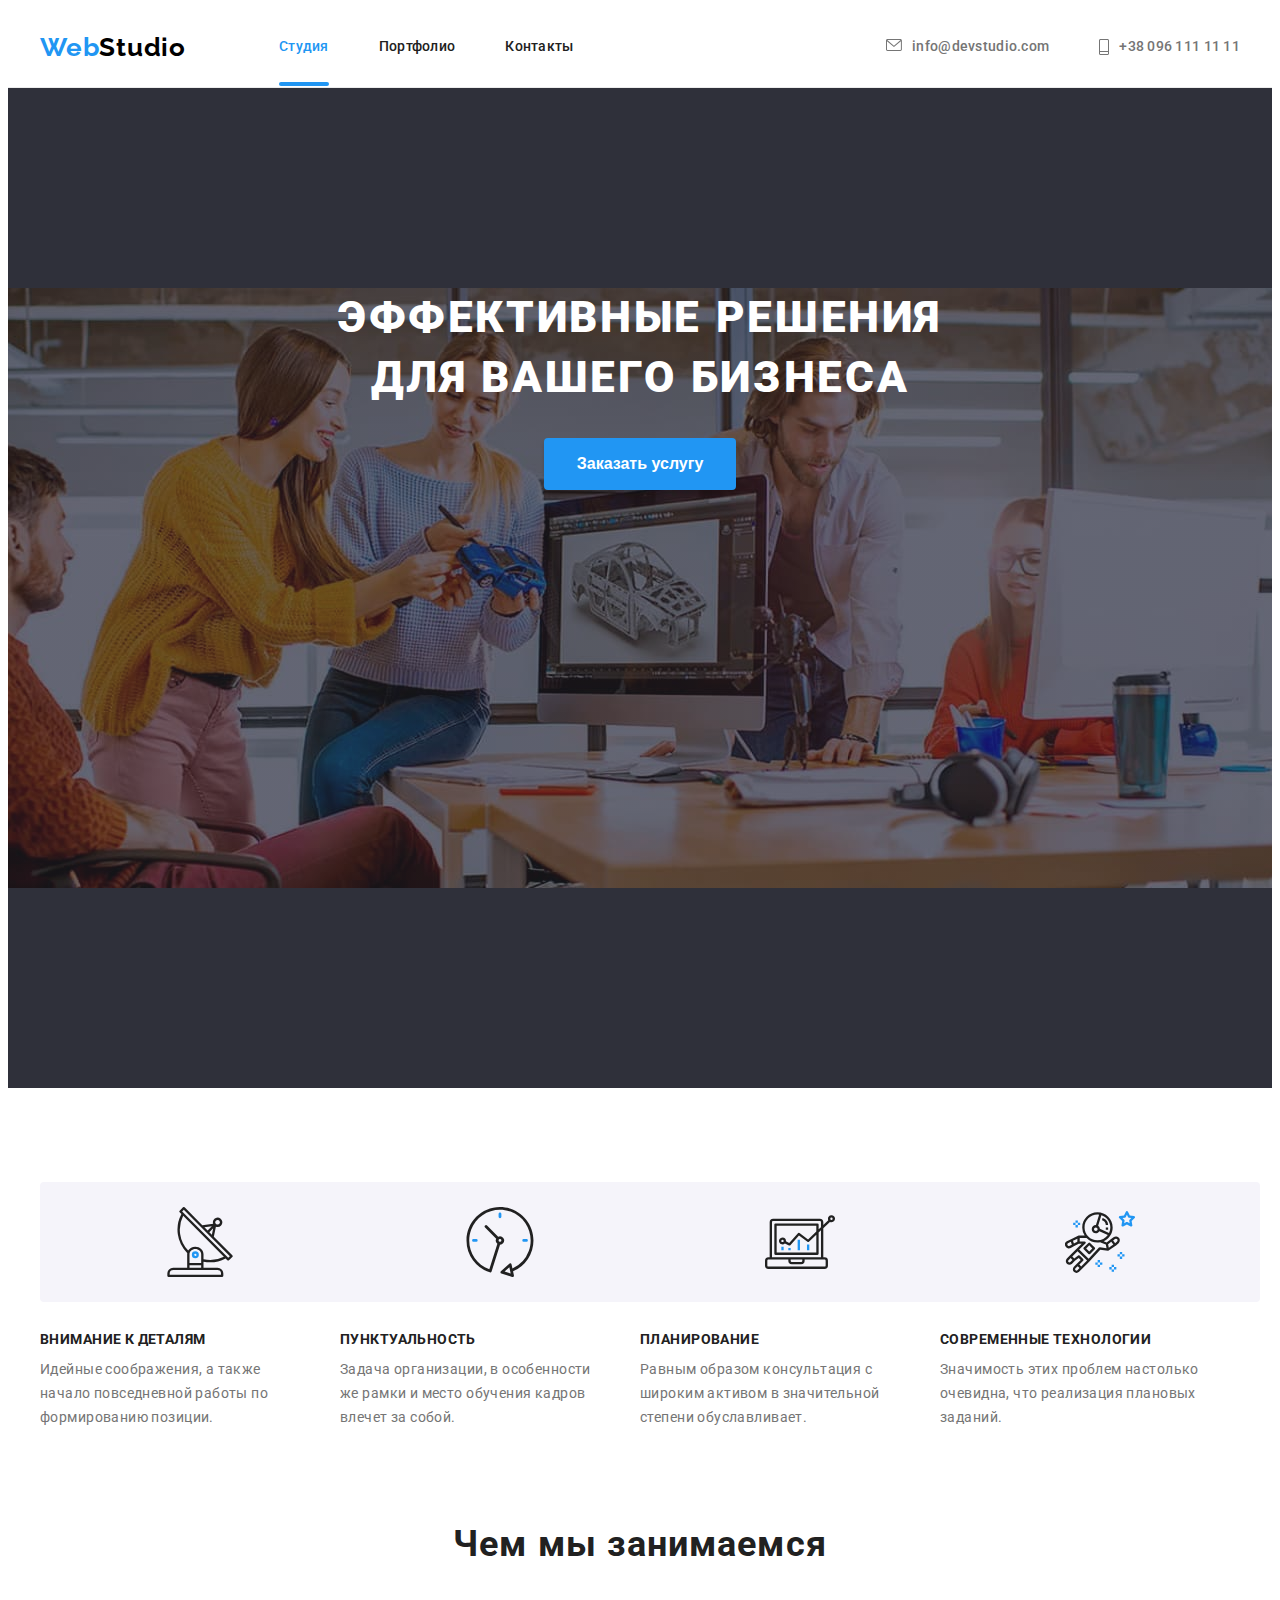
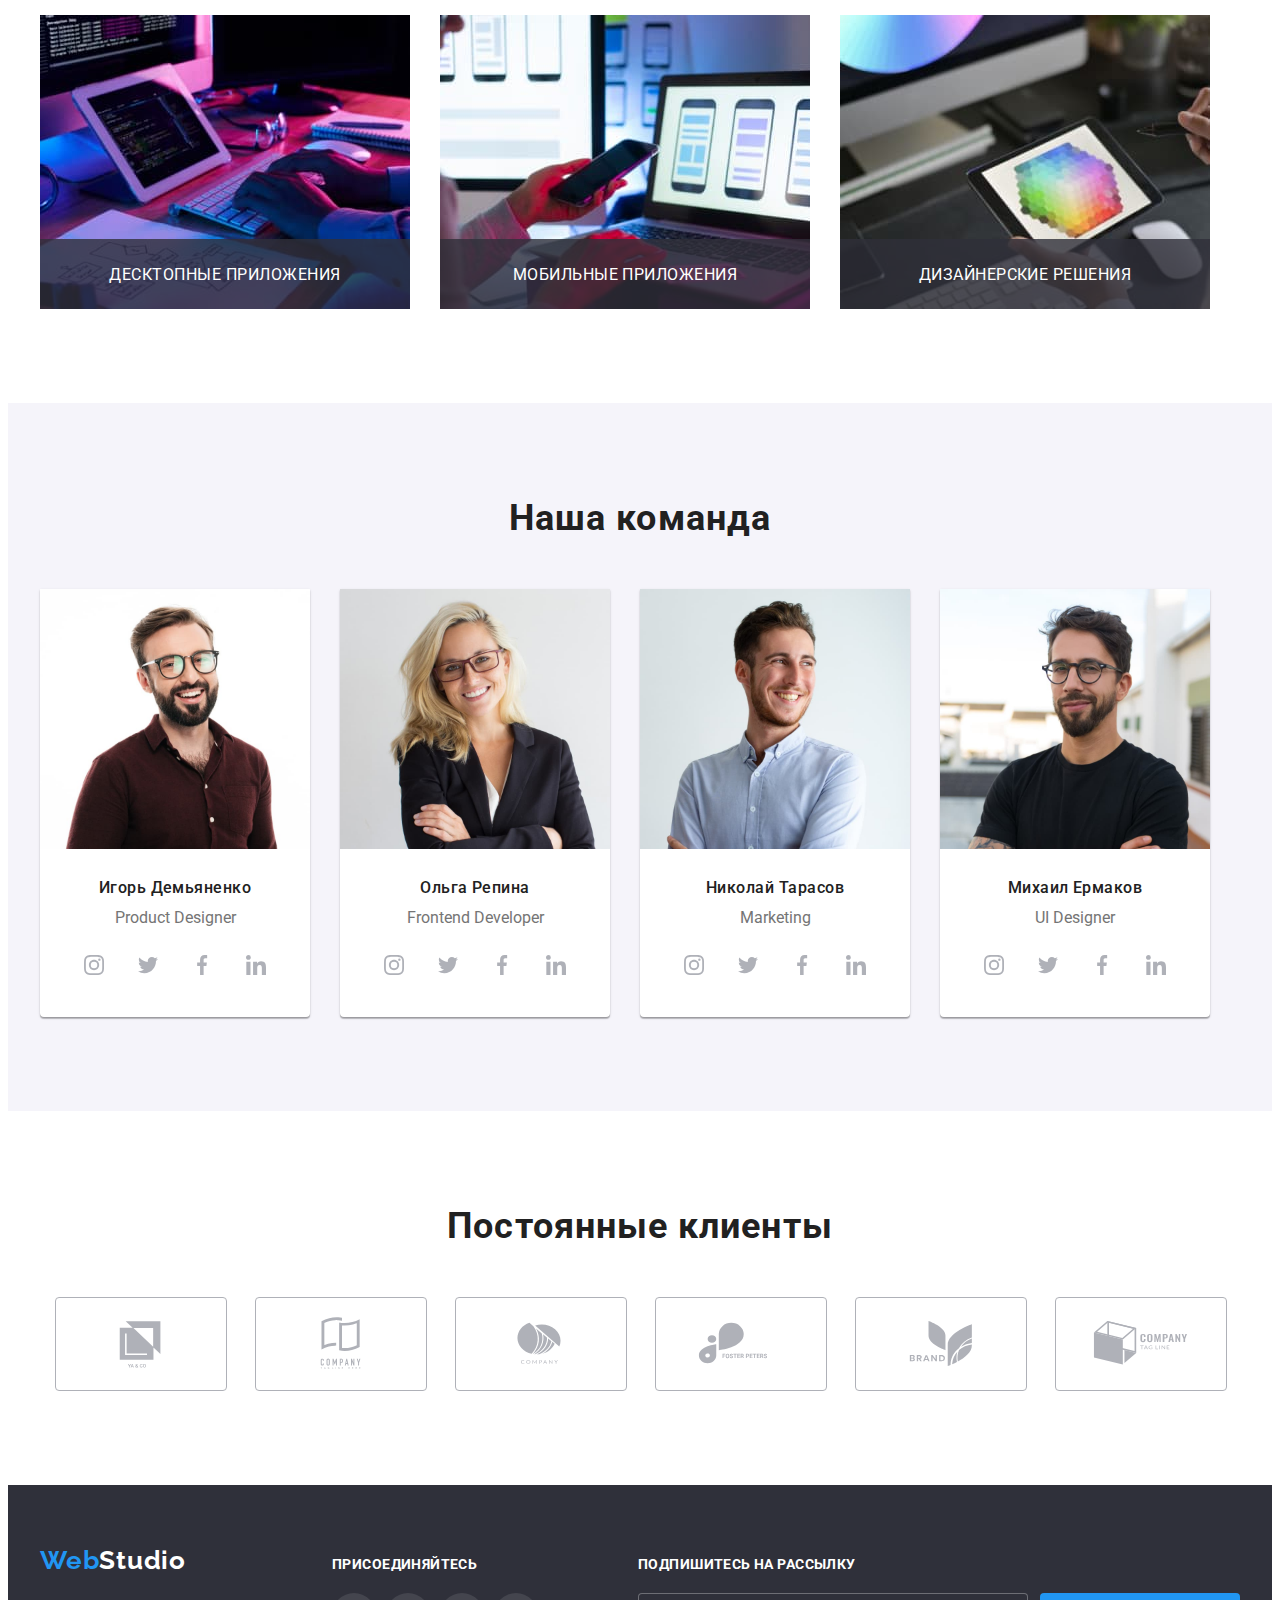
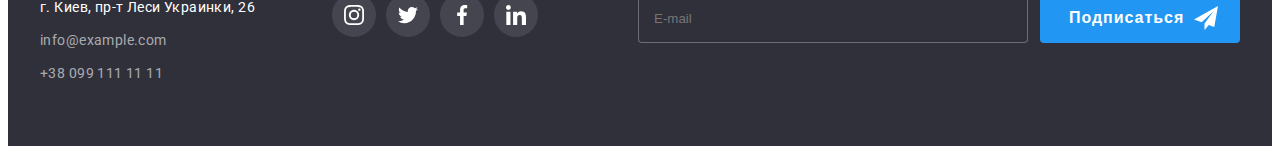
<file: index.html>
<!DOCTYPE html>
<html lang="ru">
  <head>
    <meta charset="UTF-8" />
    <meta http-equiv="X-UA-Compatible" content="IE=edge" />
    <meta name="viewport" content="width=device-width, initial-scale=1.0" />
    <title>WebStudio</title>
    <link rel="preconnect" href="https://fonts.googleapis.com" />
    <link rel="preconnect" href="https://fonts.gstatic.com" crossorigin />
    <link
      href="https://fonts.googleapis.com/css2?family=Raleway:wght@700&family=Roboto:wght@400;500;700;900&display=swap"
      rel="stylesheet"
    />
    <link
      rel="stylesheet"
      href="https://cdnjs.cloudflare.com/ajax/libs/modern-normalize/1.1.0/modern-normalize.min.css"
      integrity="sha512-wpPYUAdjBVSE4KJnH1VR1HeZfpl1ub8YT/NKx4PuQ5NmX2tKuGu6U/JRp5y+Y8XG2tV+wKQpNHVUX03MfMFn9Q=="
      crossorigin="anonymous"
      referrerpolicy="no-referrer"
    />

    <link rel="stylesheet" href="./css/main.min.css" />
  </head>
  <body>
    <header class="header">
      <div class="container header__container">
        <a class="logo link" href="./index.html">Web<span class="logo--dark">Studio</span> </a>
        <nav class="mobile-menu-only">
          <button type="button" class="mobile-menu-btn" data-menu-open>
            <svg class="mobile-menu-btn-icon" width="24" height="16">
              <use href="./images/icons.svg#menu"></use>
            </svg>
          </button>

          <div class="mobile-menu" data-menu>
            <div class="container mobile-menu-container">
              <button type="button" class="mobile-menu__close-btn" data-menu-close>
                <svg class="mobile-menu__close-icon" width="18" height="18">
                  <use href="./images/icons.svg#modal"></use>
                </svg>
              </button>

              <ul class="list mobile-menu__list">
                <li class="mobile-menu__item">
                  <a class="mobile-menu__link current link" href="./index.html">Студия</a>
                </li>
                <li class="mobile-menu__item">
                  <a href="./portfolio.html" class="link mobile-menu__link">Портфолио</a>
                </li>
                <li class="mobile-menu__item">
                  <a href="#" class="link mobile-menu__link">Контакты</a>
                </li>
              </ul>

              <ul class="list mobile-menu__contact-list">
                <li class="link mobile-menu__contact-item">
                  <a class="mobile-menu__tel-link" href="tel:+380961111111">+38 096 111 11 11</a>
                </li>
                <li class="link mobile-menu__contact-item">
                  <a class="mobile-menu__mail-link" href="mailto:info@devstudio.com"
                    >info@devstudio.com</a
                  >
                </li>
              </ul>

              <ul class="list mobile-menu__social-list">
                <li class="mobile-menu__social-item">
                  <a href="https://www.instagram.com/" class="link mobile-menu__social-link"
                    >Instagram</a
                  >
                </li>
                <li class="mobile-menu__social-item">
                  <a href="https://twitter.com/" class="link mobile-menu__social-link">Twitter</a>
                </li>
                <li class="mobile-menu__social-item">
                  <a href="https://www.facebook.com/" class="link mobile-menu__social-link"
                    >Facebook</a
                  >
                </li>
                <li class="mobile-menu__social-item">
                  <a href="https://www.linkedin.com/" class="link mobile-menu__social-link"
                    >LinkedIn</a
                  >
                </li>
              </ul>
            </div>
          </div>
        </nav>
        <nav class="navigation">
          <ul class="navigation__menu list">
            <li class="navigation__item">
              <a class="navigation__link current link" href="./index.html">Студия</a>
            </li>
            <li class="navigation__item">
              <a class="navigation__link link" href="./portfolio.html">Портфолио</a>
            </li>
            <li class="navigation__item">
              <a class="navigation__link link" href="#">Контакты</a>
            </li>
          </ul>
        </nav>

        <ul class="contact list">
          <li class="contact__item">
            <a class="contact__link link" href="mailto:info@devstudio.com">
              <svg class="contact__icon" width="16" height="12">
                <use href="./images/icons.svg#envelope"></use>
              </svg>
              info@devstudio.com
            </a>
          </li>
          <li class="contact__item">
            <a class="contact__link link" href="tel:0961111111">
              <svg class="contact__icon" width="10" height="16">
                <use href="./images/icons.svg#vector"></use>
              </svg>
              +38 096 111 11 11</a
            >
          </li>
        </ul>
      </div>
    </header>
    <main>
      <!-- HERO -->
      <section class="section hero">
        <div class="container hero__container">
          <h1 class="hero__title">Эффективные решения <br />для вашего бизнеса</h1>
          <button class="hero__btn" data-modal-open type="button">Заказать услугу</button>
        </div>
      </section>

      <!-- FEATURES -->
      <section class="section features">
        <div class="container features__container">
          <ul class="features__menu list">
            <li class="features__item">
              <div class="">
                <div class="features__icons">
                  <svg width="70" height="70">
                    <use href="./images/icons.svg#antenna"></use>
                  </svg>
                </div>
                <h3 class="features__idea">Внимание к деталям</h3>
                <p class="features__meaning">
                  Идейные соображения, а также начало повседневной работы по формированию позиции.
                </p>
              </div>
            </li>

            <li class="features__item">
              <div class="features__icons">
                <svg width="70" height="70">
                  <use href="./images/icons.svg#clock"></use>
                </svg>
              </div>
              <h3 class="features__idea">Пунктуальность</h3>
              <p class="features__meaning">
                Задача организации, в особенности же рамки и место обучения кадров влечет за собой.
              </p>
            </li>
            <li class="features__item">
              <div class="features__icons">
                <svg width="70" height="70">
                  <use href="./images/icons.svg#diagram"></use>
                </svg>
              </div>
              <h3 class="features__idea">Планирование</h3>
              <p class="features__meaning">
                Равным образом консультация с широким активом в значительной степени обуславливает.
              </p>
            </li>
            <li class="features__item">
              <div class="features__icons">
                <svg width="70" height="70">
                  <use href="./images/icons.svg#astronaut"></use>
                </svg>
              </div>
              <h3 class="features__idea">Современные технологии</h3>
              <p class="features__meaning">
                Значимость этих проблем настолько очевидна, что реализация плановых заданий.
              </p>
            </li>
          </ul>
        </div>
      </section>
      <!-- MISSION -->
      <section class="section mission">
        <div class="container mission__container">
          <h2 class="mission__our-mission">Чем мы занимаемся</h2>
          <ul class="mission__mission-list list">
            <li class="mission__mission-item">
              <picture>
                <source
                  srcset="./images/comp.jpg 1x, ./images/comp@2x.jpg 2x"
                  media="(min-width: 1200px)"
                />
                <img
                  src="./images/comp.jpg"
                  alt="поддержка работы сайта на компьютере"
                  width="370"
                  height="294"
                />
              </picture>
              <div class="mission__mission-text">Десктопные приложения</div>
            </li>
            <li class="mission__mission-item">
              <picture>
                <source
                  srcset="./images/phone.jpg 1x, ./images/phone@2x.jpg 2x"
                  media="(min-width: 1200px)"
                />
                <img
                  src="./images/phone.jpg"
                  alt="поддержка работы сайта на телефоне"
                  width="370"
                  height="294"
                />
              </picture>
              <div class="mission__mission-text">Мобильные приложения</div>
            </li>
            <li class="mission__mission-item">
              <picture>
                <source
                  srcset="./images/tab.jpg 1x, ./images/tab@2x.jpg 2x"
                  media="(min-width: 1200px)"
                />
                <img
                  src="./images/tab.jpg"
                  alt="поддержка работы сайта на планшете"
                  width="370"
                  height="294"
                />
              </picture>
              <div class="mission__mission-text">Дизайнерские решения</div>
            </li>
          </ul>
        </div>
      </section>
      <!-- PERSONAL -->
      <section class="section personal">
        <div class="container personal__container">
          <h2 class="personal__our-team">Наша команда</h2>
          <ul class="personal__team-list list">
            <li class="personal__team-item">
              <picture>
                <source
                  srcset="./images/employees/igor-1_d.jpg 1x, ./images/employees/igor-1_d@2x.jpg 2x"
                  media="(min-width: 1200px)"
                />
                <source
                  srcset="./images/employees/igor-1_t.jpg 1x, ./images/employees/igor-1_t@2x.jpg 2x"
                  media="(min-width: 768px)"
                />
                <source
                  srcset="./images/employees/igor-1_m.jpg 1x, ./images/employees/igor-1_m@2x.jpg 2x"
                  media="(max-width: 767px)"
                />
                <img
                  class="human"
                  src="./images/employees/igor-1_d.jpg"
                  alt="Игорь Демьяненко"
                  width="270"
                  height="260"
                  loading="lazy"
                />
              </picture>
              <div class="personal__person">
                <h3 class="personal__name">Игорь Демьяненко</h3>
                <p class="personal__work" lang="en">Product Designer</p>
                <ul class="social list">
                  <li class="social__item">
                    <a
                      class="social__link link"
                      href="https://www.instagram.com/"
                      target="_blank"
                      rel="noopener noreferrer"
                      aria-label="instagram"
                    >
                      <svg class="social__icon" width="20" height="20">
                        <use href="./images/icons.svg#instagram"></use>
                      </svg>
                    </a>
                  </li>
                  <li class="social__item">
                    <a
                      class="social__link link"
                      href="https://twitter.com/"
                      target="_blank"
                      rel="noopener noreferrer"
                      aria-label="twitter"
                    >
                      <svg class="social__icon" width="20" height="20">
                        <use href="./images/icons.svg#twitter"></use>
                      </svg>
                    </a>
                  </li>
                  <li class="social__item">
                    <a
                      class="social__link link"
                      href="https://www.facebook.com/"
                      target="_blank"
                      rel="noopener noreferrer"
                      aria-label="facebook"
                    >
                      <svg class="social__icon" width="20" height="20">
                        <use href="./images/icons.svg#facebook"></use>
                      </svg>
                    </a>
                  </li>
                  <li class="social__item">
                    <a
                      class="social__link link"
                      href="https://www.linkedin.com/"
                      target="_blank"
                      rel="noopener noreferrer"
                      aria-label="linkedin"
                    >
                      <svg class="social__icon" width="20" height="20">
                        <use href="./images/icons.svg#linkedin"></use>
                      </svg>
                    </a>
                  </li>
                </ul>
              </div>
            </li>
            <li class="personal__team-item">
              <picture>
                <source
                  srcset="./images/employees/olga-2_d.jpg 1x, ./images/employees/olga-2_d@2x.jpg 2x"
                  media="(min-width: 1200px)"
                />
                <source
                  srcset="./images/employees/olga-2_t.jpg 1x, ./images/employees/olga-2_t@2x.jpg 2x"
                  media="(min-width: 768px)"
                />
                <source
                  srcset="./images/employees/olga-2_m.jpg 1x, ./images/employees/olga-2_m@2x.jpg 2x"
                  media="(max-width: 767px)"
                />
                <img
                  class="human"
                  src="./images/employees/olga-2_d.jpg"
                  alt="Ольга Репина"
                  width="270"
                  height="260"
                  loading="lazy"
                />
              </picture>
              <div class="personal__person">
                <h3 class="personal__name">Ольга Репина</h3>
                <p class="personal__work" lang="en">Frontend Developer</p>
                <ul class="social list">
                  <li class="social__item">
                    <a
                      class="social__link link"
                      href="https://www.instagram.com/"
                      target="_blank"
                      rel="noopener noreferrer"
                      aria-label="instagram"
                    >
                      <svg class="social__icon" width="20" height="20">
                        <use href="./images/icons.svg#instagram"></use>
                      </svg>
                    </a>
                  </li>
                  <li class="social__item">
                    <a
                      class="social__link link"
                      href="https://twitter.com/"
                      target="_blank"
                      rel="noopener noreferrer"
                      aria-label="twitter"
                    >
                      <svg class="social__icon" width="20" height="20">
                        <use href="./images/icons.svg#twitter"></use>
                      </svg>
                    </a>
                  </li>
                  <li class="social__item">
                    <a
                      class="social__link link"
                      href="https://www.facebook.com/"
                      target="_blank"
                      rel="noopener noreferrer"
                      aria-label="facebook"
                    >
                      <svg class="social__icon" width="20" height="20">
                        <use href="./images/icons.svg#facebook"></use>
                      </svg>
                    </a>
                  </li>
                  <li class="social__item">
                    <a
                      class="social__link link"
                      href="https://www.linkedin.com/"
                      target="_blank"
                      rel="noopener noreferrer"
                      aria-label="linkedin"
                    >
                      <svg class="social__icon" width="20" height="20">
                        <use href="./images/icons.svg#linkedin"></use>
                      </svg>
                    </a>
                  </li>
                </ul>
              </div>
            </li>
            <li class="personal__team-item">
              <picture>
                <source
                  srcset="
                    ./images/employees/nikolai-3_d.jpg    1x,
                    ./images/employees/nikolai-3_d@2x.jpg 2x
                  "
                  media="(min-width: 1200px)"
                />
                <source
                  srcset="
                    ./images/employees/nikolai-3_t.jpg    1x,
                    ./images/employees/nikolai-3_t@2x.jpg 2x
                  "
                  media="(min-width: 768px)"
                />
                <source
                  srcset="
                    ./images/employees/nikolai-3_m.jpg    1x,
                    ./images/employees/nikolai-3_m@2x.jpg 2x
                  "
                  media="(max-width: 767px)"
                />
                <img
                  class="human"
                  src="./images/employees/nikolai-3_d.jpg"
                  alt="Николай Тарасов"
                  width="270"
                  height="260"
                  loading="lazy"
                />
              </picture>
              <div class="personal__person">
                <h3 class="personal__name">Николай Тарасов</h3>
                <p class="personal__work" lang="en">Marketing</p>
                <ul class="social list">
                  <li class="social__item">
                    <a
                      class="social__link link"
                      href="https://www.instagram.com/"
                      target="_blank"
                      rel="noopener noreferrer"
                      aria-label="instagram"
                    >
                      <svg class="social__icon" width="20" height="20">
                        <use href="./images/icons.svg#instagram"></use>
                      </svg>
                    </a>
                  </li>
                  <li class="social__item">
                    <a
                      class="social__link link"
                      href="https://twitter.com/"
                      target="_blank"
                      rel="noopener noreferrer"
                      aria-label="twitter"
                    >
                      <svg class="social__icon" width="20" height="20">
                        <use href="./images/icons.svg#twitter"></use>
                      </svg>
                    </a>
                  </li>
                  <li class="social__item">
                    <a
                      class="social__link link"
                      href="https://www.facebook.com/"
                      target="_blank"
                      rel="noopener noreferrer"
                      aria-label="facebook"
                    >
                      <svg class="social__icon" width="20" height="20">
                        <use href="./images/icons.svg#facebook"></use>
                      </svg>
                    </a>
                  </li>
                  <li class="social__item">
                    <a
                      class="social__link link"
                      href="https://www.linkedin.com/"
                      target="_blank"
                      rel="noopener noreferrer"
                      aria-label="linkedin"
                    >
                      <svg class="social__icon" width="20" height="20">
                        <use href="./images/icons.svg#linkedin"></use>
                      </svg>
                    </a>
                  </li>
                </ul>
              </div>
            </li>
            <li class="personal__team-item">
              <picture>
                <source
                  srcset="
                    ./images/employees/mixail-4_d.jpg    1x,
                    ./images/employees/mixail-4_d@2x.jpg 2x
                  "
                  media="(min-width: 1200px)"
                />
                <source
                  srcset="
                    ./images/employees/mixail-4_t.jpg    1x,
                    ./images/employees/mixail-4_t@2x.jpg 2x
                  "
                  media="(min-width: 768px)"
                />
                <source
                  srcset="
                    ./images/employees/mixail-4_m.jpg    1x,
                    ./images/employees/mixail-4_m@2x.jpg 2x
                  "
                  media="(max-width: 767px)"
                />
                <img
                  class="human"
                  src="./images/employees/mixail-4_d.jpg"
                  alt="Михаил Ермаков"
                  width="270"
                  height="260"
                  loading="lazy"
                />
              </picture>
              <div class="personal__person">
                <h3 class="personal__name">Михаил Ермаков</h3>
                <p class="personal__work" lang="en">UI Designer</p>
                <ul class="social list">
                  <li class="social__item">
                    <a
                      class="social__link link"
                      href="https://www.instagram.com/"
                      target="_blank"
                      rel="noopener noreferrer"
                      aria-label="instagram"
                    >
                      <svg class="social__icon" width="20" height="20">
                        <use href="./images/icons.svg#instagram"></use>
                      </svg>
                    </a>
                  </li>
                  <li class="social__item">
                    <a
                      class="social__link link"
                      href="https://twitter.com/"
                      target="_blank"
                      rel="noopener noreferrer"
                      aria-label="twitter"
                    >
                      <svg class="social__icon" width="20" height="20">
                        <use href="./images/icons.svg#twitter"></use>
                      </svg>
                    </a>
                  </li>
                  <li class="social__item">
                    <a
                      class="social__link link"
                      href="https://www.facebook.com/"
                      target="_blank"
                      rel="noopener noreferrer"
                      aria-label="facebook"
                    >
                      <svg class="social__icon" width="20" height="20">
                        <use href="./images/icons.svg#facebook"></use>
                      </svg>
                    </a>
                  </li>
                  <li class="social__item">
                    <a
                      class="social__link link"
                      href="https://www.linkedin.com/"
                      target="_blank"
                      rel="noopener noreferrer"
                      aria-label="linkedin"
                    >
                      <svg class="social__icon" width="20" height="20">
                        <use href="./images/icons.svg#linkedin"></use>
                      </svg>
                    </a>
                  </li>
                </ul>
              </div>
            </li>
          </ul>
        </div>
      </section>
      <!-- PARTNERS -->
      <section class="section partners">
        <div class="container">
          <h2 class="partners__all-partners">Постоянные клиенты</h2>
          <ul class="partners__our-partners">
            <li class="partners__partners-items list">
              <a class="partners__partners-link link" href="">
                <svg class="partners__partners-icons" width="106" height="60">
                  <use href="./images/icons.svg#Logo-1"></use>
                </svg>
              </a>
            </li>
            <li class="partners__partners-items list">
              <a class="partners__partners-link link" href="">
                <svg class="partners__partners-icons" width="106" height="60">
                  <use href="./images/icons.svg#Logo-2"></use>
                </svg>
              </a>
            </li>
            <li class="partners__partners-items list">
              <a class="partners__partners-link link" href="">
                <svg class="partners__partners-icons" width="106" height="60">
                  <use href="./images/icons.svg#Logo-3"></use>
                </svg>
              </a>
            </li>
            <li class="partners__partners-items list">
              <a class="partners__partners-link link" href="">
                <svg class="partners__partners-icons" width="106" height="60">
                  <use href="./images/icons.svg#Logo-4"></use>
                </svg>
              </a>
            </li>
            <li class="partners__partners-items list">
              <a class="partners__partners-link link" href="">
                <svg class="partners__partners-icons" width="106" height="60">
                  <use href="./images/icons.svg#Logo-5"></use>
                </svg>
              </a>
            </li>
            <li class="partners__partners-items list">
              <a class="partners__partners-link link" href="">
                <svg class="partners__partners-icons" width="106" height="60">
                  <use href="./images/icons.svg#Logo-6"></use>
                </svg>
              </a>
            </li>
          </ul>
        </div>
      </section>
    </main>
    <footer class="footer">
      <div class="footer__container container">
        <div class="logo-adress">
          <a class="logo link" href="./index.html"
            >Web<span class="logo logo--light">Studio</span></a
          >

          <ul class="footer-adress list">
            <li class="footer-adress__item">
              <a
                class="footer-adress__adress link"
                href="https://bit.ly/3pXMvUd"
                target="_blank"
                rel="noopener noreferrer"
              >
                г. Киев, пр-т Леси Украинки, 26
              </a>
            </li>

            <li class="footer-adress__item">
              <a class="footer-adress__mailPhone link" href="mailto:info@example.com"
                >info@example.com</a
              >
            </li>

            <li class="footer-adress__item">
              <a class="footer-adress__mailPhone link" href="tel:0991111111">+38 099 111 11 11</a>
            </li>
          </ul>
        </div>

        <div class="join">
          <b class="join__us">Присоединяйтесь</b>
          <ul class="join__social">
            <li class="join__item list">
              <a
                class="join__link link"
                href="https://www.instagram.com/"
                target="_blank"
                rel="noopener noreferrer"
                aria-label="instagram"
              >
                <svg class="join__icon" width="20" height="20">
                  <use href="./images/icons.svg#instagram"></use>
                </svg>
              </a>
            </li>
            <li class="join__item list">
              <a
                class="join__link link"
                href="https://twitter.com/"
                target="_blank"
                rel="noopener noreferrer"
                aria-label="instagram"
              >
                <svg class="join__icon" width="20" height="20">
                  <use href="./images/icons.svg#twitter"></use>
                </svg>
              </a>
            </li>
            <li class="join__item list">
              <a
                class="join__link link"
                href="https://www.facebook.com/"
                target="_blank"
                rel="noopener noreferrer"
                aria-label="instagram"
              >
                <svg class="join__icon" width="20" height="20">
                  <use href="./images/icons.svg#facebook"></use>
                </svg>
              </a>
            </li>
            <li class="join__item list">
              <a
                class="join__link link"
                href="https://www.linkedin.com/"
                target="_blank"
                rel="noopener noreferrer"
                aria-label="instagram"
              >
                <svg class="join__icon" width="20" height="20">
                  <use href="./images/icons.svg#linkedin"></use>
                </svg>
              </a>
            </li>
          </ul>
        </div>

        <div class="form-send">
          <b class="form-send__send">Подпишитесь на рассылку</b>
          <form class="form-footer">
            <input class="form-footer__email" type="email" name="email" placeholder="E-mail" />
            <button class="form-footer__button" type="submit">
              <b>Подписаться</b>
              <svg class="form-footer__icon" width="24" height="24">
                <use href="./images/icons.svg#aireplane"></use>
              </svg>
            </button>
          </form>
        </div>
      </div>
    </footer>
    <div class="backdrop is-hidden" data-modal>
      <div class="modal">
        <button class="modal__button" type="button" data-modal-close aria-label="Закрыть окно">
          <svg class="modal__icon" width="11" height="11">
            <use href="./images/icons.svg#modal"></use>
          </svg>
        </button>

        <form class="form" autocomplete="off">
          <strong class="form__contact"> Оставьте свои данные, мы вам перезвоним </strong>

          <label class="form__area">
            <span class="form__info">Имя</span>
            <span class="form__input-svg">
              <input type="text" class="form__input" name="name" />
              <svg class="form__icon" width="12" height="12">
                <use href="./images/icons.svg#human"></use></svg
            ></span>
          </label>

          <label class="form__area">
            <span class="form__info">Телефон </span>
            <span class="form__input-svg">
              <input class="form__input" type="text" name="tel" />
              <svg class="form__icon" width="13" height="13">
                <use href="./images/icons.svg#phone"></use></svg
            ></span>
          </label>

          <label class="form__area">
            <span class="form__info">Почта</span>
            <span class="form__input-svg">
              <input class="form__input" type="email" name="mail" />
              <svg class="form__icon" width="15" height="12">
                <use href="./images/icons.svg#letter"></use></svg
            ></span>
          </label>

          <label class="form__area">
            <span class="form__info">Комментарий</span>
            <textarea
              class="form__input-comment"
              name="comment"
              placeholder="Введите текст"
            ></textarea>
          </label>

          <label class="form-checkbox">
            <span class="checkbox-container">
              <input class="checkbox" name="agreement" type="checkbox" />
              <svg class="checkbox-icon-checked" width="16px" height="15px">
                <use href="./images/icons.svg#click"></use>
              </svg>
              <span class="checkbox-icon-unchecked"></span>
            </span>
            <span class="checkbox-label">
              Соглашаюсь с рассылкой и принимаю
              <a class="checkbox-label-link" href="" target="_blank" rel="noopener noreferrer"
                >Условия договора</a
              >
            </span>
          </label>
          <button class="send-btn" type="submit">Отправить</button>
        </form>
      </div>
    </div>

    <script src="./js/modal.js"></script>
    <script src="./js/mobile-menu.js"></script>
  </body>
</html>
</file>
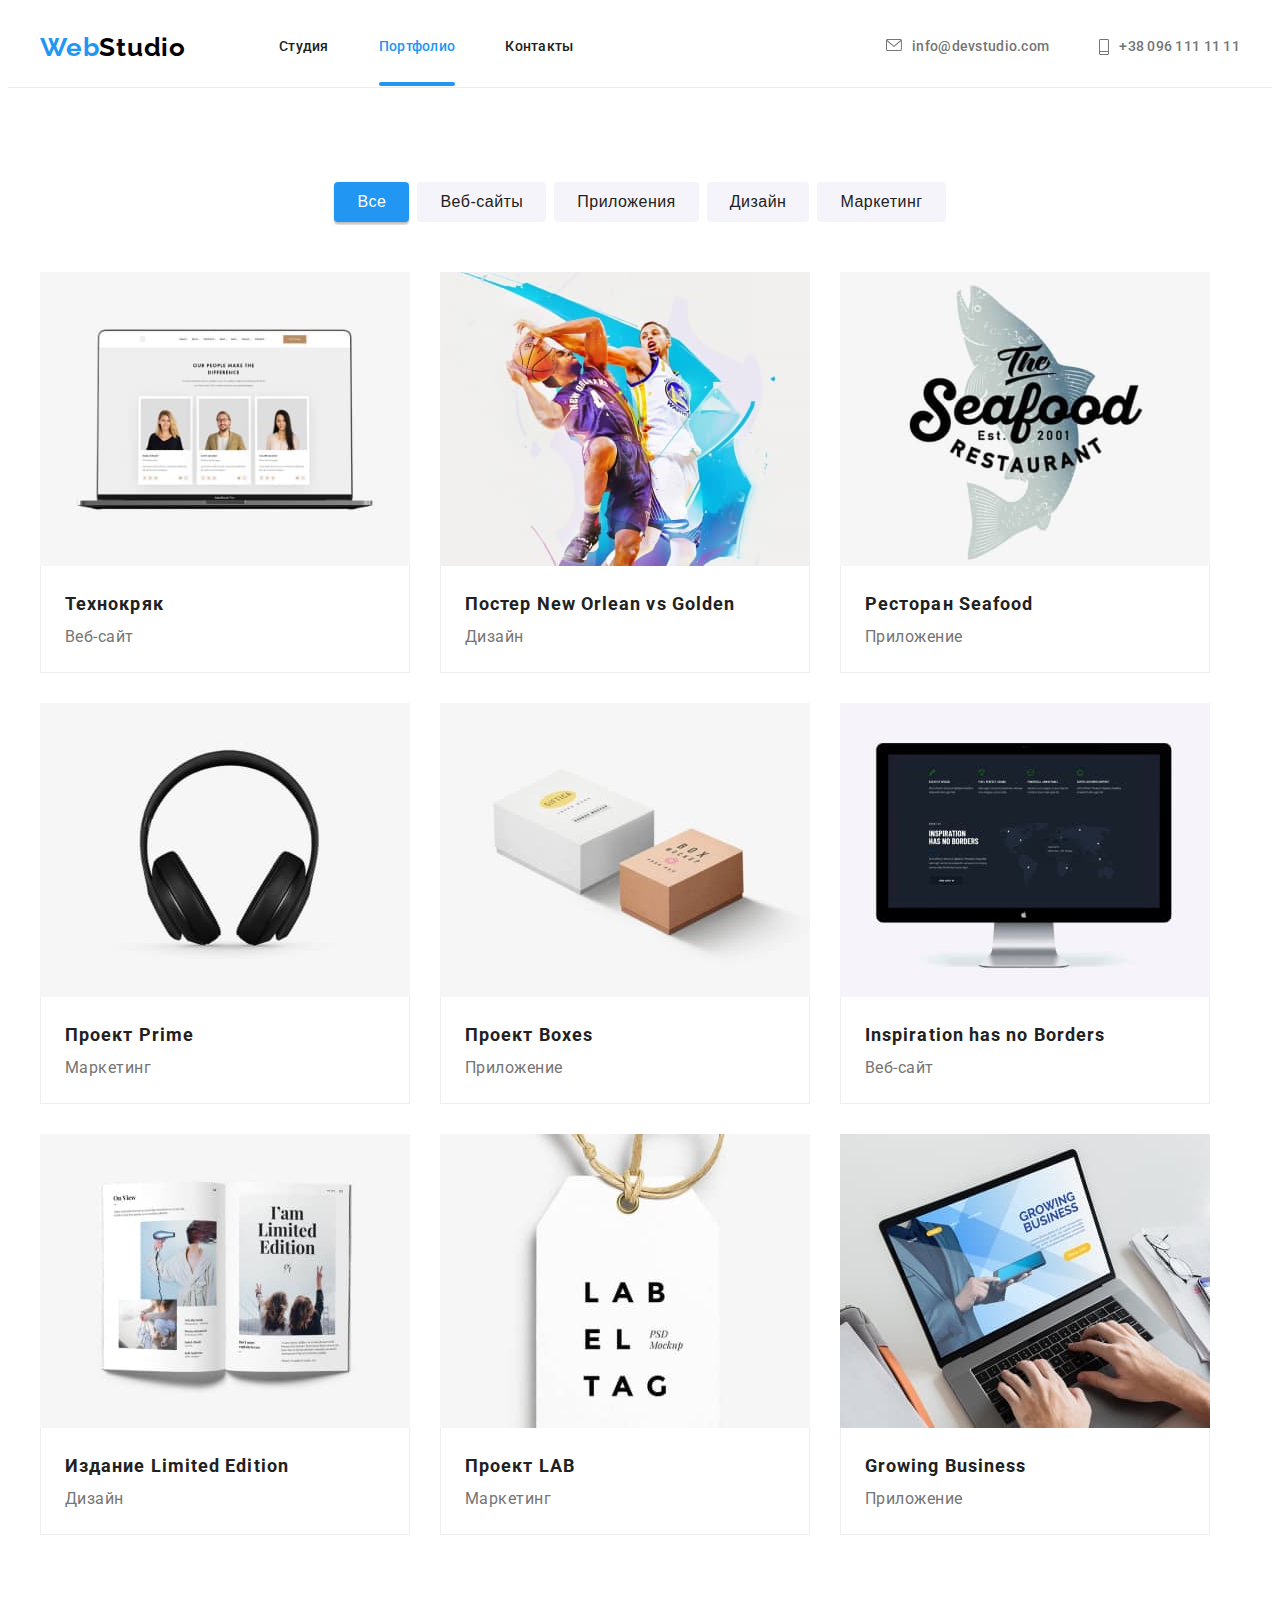
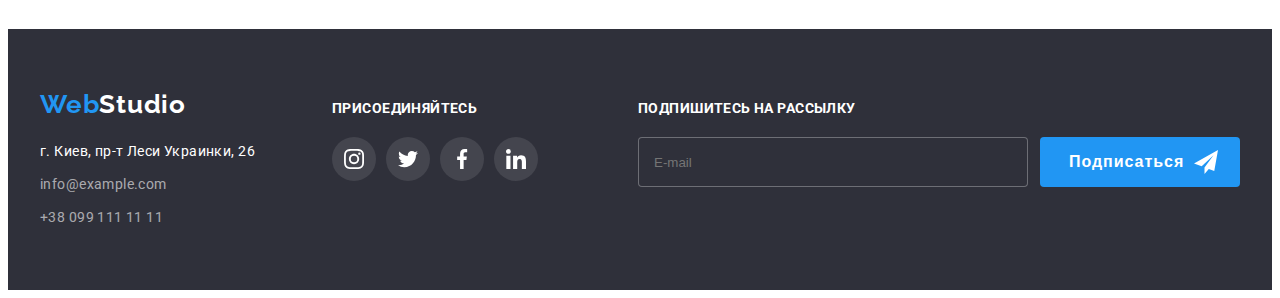
<file: portfolio.html>
<!DOCTYPE html>
<html lang="ru">
  <head>
    <meta charset="UTF-8" />
    <meta http-equiv="X-UA-Compatible" content="IE=edge" />
    <meta name="viewport" content="width=device-width, initial-scale=1.0" />
    <title>WebStudio</title>
    <link rel="preconnect" href="https://fonts.googleapis.com" />
    <link rel="preconnect" href="https://fonts.gstatic.com" crossorigin />
    <link
      href="https://fonts.googleapis.com/css2?family=Raleway:wght@700&family=Roboto:wght@400;500;700;900&display=swap"
      rel="stylesheet"
    />
        <link rel="stylesheet" href="https://cdnjs.cloudflare.com/ajax/libs/modern-normalize/1.1.0/modern-normalize.min.css"
          integrity="sha512-wpPYUAdjBVSE4KJnH1VR1HeZfpl1ub8YT/NKx4PuQ5NmX2tKuGu6U/JRp5y+Y8XG2tV+wKQpNHVUX03MfMFn9Q=="
          crossorigin="anonymous" referrerpolicy="no-referrer" />

    <link rel="stylesheet" href="./css/main.min.css" />
  </head>
<header class="header">
  <div class="container header__container">
    <a class="logo link" href="./index.html">Web<span class="logo--dark">Studio</span> </a>
    <nav class="mobile-menu-only">
      <button type="button" class="mobile-menu-btn" data-menu-open>
        <svg class="mobile-menu-btn-icon" width="24" height="16">
          <use href="./images/icons.svg#menu"></use>
        </svg>
      </button>

      <div class="mobile-menu" data-menu>
        <div class="container mobile-menu-container">
          <button type="button" class="mobile-menu__close-btn" data-menu-close>
            <svg class="mobile-menu__close-icon" width="18" height="18">
              <use href="./images/icons.svg#modal"></use>
            </svg>
          </button>

          <ul class="list mobile-menu__list">
            <li class="mobile-menu__item">
              <a href="./index.html" class="link mobile-menu__link">Студия</a>
            </li>
            <li class="mobile-menu__item">
              <a href="./portfolio.html" class="link current mobile-menu__link">Портфолио</a>
            </li>
            <li class="mobile-menu__item">
              <a href="#" class="link mobile-menu__link">Контакты</a>
            </li>
          </ul>

          <ul class="list mobile-menu__contact-list">
            <li class="link mobile-menu__contact-item">
              <a class="mobile-menu__tel-link" href="tel:+380961111111">+38 096 111 11 11</a>
            </li>
            <li class="link mobile-menu__contact-item">
              <a class="mobile-menu__mail-link" href="mailto:info@devstudio.com">info@devstudio.com</a>
            </li>
          </ul>

          <ul class="list mobile-menu__social-list">
            <li class="mobile-menu__social-item">
              <a href="https://www.instagram.com/" class="link mobile-menu__social-link">Instagram</a>
            </li>
            <li class="mobile-menu__social-item">
              <a href="https://twitter.com/" class="link mobile-menu__social-link">Twitter</a>
            </li>
            <li class="mobile-menu__social-item">
              <a href="https://www.facebook.com/" class="link mobile-menu__social-link">Facebook</a>
            </li>
            <li class="mobile-menu__social-item">
              <a href="https://www.linkedin.com/" class="link mobile-menu__social-link">LinkedIn</a>
            </li>
          </ul>
        </div>
      </div>
    </nav>
    <nav class="navigation">
      <ul class="navigation__menu list">
        <li class="navigation__item">
          <a class="navigation__link  link" href="./index.html">Студия</a>
        </li>
        <li class="navigation__item">
          <a class="navigation__link current link" href="./portfolio.html">Портфолио</a>
        </li>
        <li class="navigation__item">
          <a class="navigation__link link" href="#">Контакты</a>
        </li>
      </ul>
    </nav>

    <ul class="contact list">
      <li class="contact__item">
        <a class="contact__link link" href="mailto:info@devstudio.com">
          <svg class="contact__icon" width="16" height="12">
            <use href="./images/icons.svg#envelope"></use>
          </svg>
          info@devstudio.com
        </a>
      </li>
      <li class="contact__item">
        <a class="contact__link link" href="tel:0961111111">
          <svg class="contact__icon" width="10" height="16">
            <use href="./images/icons.svg#vector"></use>
          </svg>
          +38 096 111 11 11</a>
      </li>
    </ul>
  </div>
</header>
<main>
  <section class=" section  ">
    <div class="container">
      <h1 class="portfolio visually-hidden ">Наши роботы</h1>
      <ul class=" menu-nav list">
        <li class="menu-nav__button-item" >
          <button type="button" class="menu-nav__button active-btn">Все</button></li>
        <li class="menu-nav__button-item" >
          <button type="button" class="menu-nav__button">Веб-сайты</button></li>
        <li class="menu-nav__button-item" >
          <button type="button" class="menu-nav__button">Приложения</button></li>
        <li class="menu-nav__button-item">
          <button type="button" class="menu-nav__button">Дизайн</button></li>
        <li class="menu-nav__button-item">
          <button type="button" class="menu-nav__button">Маркетинг</button></li>
      </ul>

      <h2 class="our-projects visually-hidden">Наши проекты</h2>

      <ul class=" projects list">
        <li class="projects__item">
          <a class="projects__link link" href="#">
            <div class="projects__img">
              <picture>
                <source srcset="./images/projects/project1.jpg 1x, ./images/projects/project1_d@2x.jpg 2x"
                  media="(min-width: 1200px)" />
                <source srcset="./images/projects/project1_t.jpg 1x, ./images/projects/project1_t@2x.jpg 2x"
                  media="(min-width: 768px)" />
                <source srcset="./images/projects/project1_m.jpg 1x, ./images/projects/project1_m@2x.jpg 2x"
                  media="(max-width: 767px)" />
                <img class="work" src="images/projects/project1.jpg" 
                alt="project1" 
                width="370"
                height="294" 
                loading="lazy"/>
              </picture>
              <div class="projects__overlay">
                <div class="overlay__text">
                  <p>Ресурс предлагает комплексные предложения с разным уровнем функционала и сервисов. Все это позволит
                  посетителю получить исчерпывающие сведения о компании или частном лице.</p>
                </div>
              </div>
            </div>
              <div class="project__text">
                <h3 class="project__name">Технокряк</h3>
                <p class="project__type">Веб-сайт</p>
              </div>
          </a>
        </li>

        <li class="projects__item"> 
          <a class="projects__link link" href="#">
            <div class="projects__img">
              <picture>
                <source srcset="./images/projects/project2.jpg 1x, ./images/projects/project2_d@2x.jpg 2x"
                  media="(min-width: 1200px)" />
                <source srcset="./images/projects/project2_t.jpg 1x, ./images/projects/project2_t@2x.jpg 2x"
                  media="(min-width: 768px)" />
                <source srcset="./images/projects/project2_m.jpg 1x, ./images/projects/project2_m@2x.jpg 2x"
                  media="(max-width: 767px)" />
              <img class="work" src="images/projects/project2.jpg" 
                alt="project2" 
                width="370" 
                 height="294"
                 loading="lazy"/> 
              </picture>
              <div class="projects__overlay">
                <div class="overlay__text">
                  <p>Ресурс предлагает комплексные предложения с разным уровнем функционала и сервисов. Все это позволит
                  посетителю получить исчерпывающие сведения о компании или частном лице.</p>
                </div>
              </div>
            </div>
            <div class="project__text">
              <h3 class="project__name">Постер <span lang="en">New Orlean vs Golden </span></h3>
              <p class="project__type">Дизайн</p>
            </div>
          </a>
        </li>

        <li class="projects__item"><a class="projects__link link" href="#">
        <div class="projects__img">
        <picture>
          <source srcset="./images/projects/project3.jpg 1x, ./images/projects/project3_d@2x.jpg 2x"
            media="(min-width: 1200px)" />
          <source srcset="./images/projects/project3_t.jpg 1x, ./images/projects/project3_t@2x.jpg 2x"
            media="(min-width: 768px)" />
          <source srcset="./images/projects/project3_m.jpg 1x, ./images/projects/project3_m@2x.jpg 2x"
            media="(max-width: 767px)" />
          <img class="work" src="images/projects/project3.jpg" 
          alt="project3"
          width="370"
          height="294"
          loading="lazy" />
          </picture>
        <div class="projects__overlay">
          <div class="overlay__text">
            <p>Ресурс предлагает комплексные предложения с разным уровнем функционала и сервисов. Все это позволит
              посетителю получить исчерпывающие сведения о компании или частном лице.</p>
          </div>
        </div>
        </div>
        <div class="project__text">
      <h3 class="project__name">Ресторан <span lang="en">Seafood</span></h3>
      <p class="project__type">Приложение</p>
      </div>
      </a>
    </li>
      <li class="projects__item">
        <a class="projects__link link" href="#">
        <div class="projects__img">
        <picture>
          <source srcset="./images/projects/project4.jpg 1x, ./images/projects/project4_d@2x.jpg 2x"
            media="(min-width: 1200px)" />
          <source srcset="./images/projects/project4_t.jpg 1x, ./images/projects/project4_t@2x.jpg 2x"
            media="(min-width: 768px)" />
          <source srcset="./images/projects/project4_m.jpg 1x, ./images/projects/project4_m@2x.jpg 2x"
            media="(max-width: 767px)" />
          <img class="work" src="images/projects/project4.jpg" 
        alt="project4" 
        width="370" 
        height="294" 
        loading="lazy"/>
        </picture>
        <div class="projects__overlay">
          <div class="overlay__text">
            <p>Ресурс предлагает комплексные предложения с разным уровнем функционала и сервисов. Все это позволит
              посетителю получить исчерпывающие сведения о компании или частном лице.</p>
          </div>
        </div>
        </div>
        <div class="project__text">
      <h3 class="project__name">Проект <span lang="en">Prime</span></h3>
      <p class="project__type">Маркетинг</p>
      </div>
      </a>
    </li>
      <li class="projects__item"> 
        <a class="projects__link link" href="#">
        <div class="projects__img">
        <picture>
          <source srcset="./images/projects/project5.jpg 1x, ./images/projects/project5_d@2x.jpg 2x"
            media="(min-width: 1200px)" />
          <source srcset="./images/projects/project5_t.jpg 1x, ./images/projects/project5_t@2x.jpg 2x"
            media="(min-width: 768px)" />
          <source srcset="./images/projects/project5_m.jpg 1x, ./images/projects/project5_m@2x.jpg 2x"
            media="(max-width: 767px)" />
          <img class="work" src="images/projects/project5.jpg" 
        alt="project5" 
        width="370"
         height="294"
         loading="lazy" />
        </picture>
        <div class="projects__overlay">
          <div class="overlay__text">
            <p>Ресурс предлагает комплексные предложения с разным уровнем функционала и сервисов. Все это позволит
              посетителю получить исчерпывающие сведения о компании или частном лице.</p>
          </div>
        </div>
        </div>
        <div class="project__text">
      <h3 class="project__name">Проект <span lang="en">Boxes</span></h3>
      <p class="project__type">Приложение</p>
      </div>
      </a>
    </li>
      <li class="projects__item">
        <a class="projects__link link" href="#">
        <div class="projects__img">
        <picture>
          <source srcset="./images/projects/project6.jpg 1x, ./images/projects/project6_d@2x.jpg 2x"
            media="(min-width: 1200px)" />
          <source srcset="./images/projects/project6_t.jpg 1x, ./images/projects/project6_t@2x.jpg 2x"
            media="(min-width: 768px)" />
          <source srcset="./images/projects/project6_m.jpg 1x, ./images/projects/project6_m@2x.jpg 2x"
            media="(max-width: 767px)" />
          <img class="work" src="images/projects/project6.jpg" 
        alt="project6"
         width="370"
          height="294"
          loading="lazy" />
        </picture>
          <div class="projects__overlay">
            <div class="overlay__text">
              <p>Ресурс предлагает комплексные предложения с разным уровнем функционала и сервисов. Все это позволит
                посетителю получить исчерпывающие сведения о компании или частном лице.</p>
            </div>
          </div>
          </div>
          <div class="project__text">
      <h3 class="project__name"><span lang="en">Inspiration has no Borders</span></h3>
      <p class="project__type">Веб-сайт</p>
      </div>
      </a>
    </li>
      <li class="projects__item"><a class="projects__link link" href="#">
        <div class="projects__img">
        <picture>
          <source srcset="./images/projects/project7.jpg 1x, ./images/projects/project7_d@2x.jpg 2x"
            media="(min-width: 1200px)" />
          <source srcset="./images/projects/project7_t.jpg 1x, ./images/projects/project7_t@2x.jpg 2x"
            media="(min-width: 768px)" />
          <source srcset="./images/projects/project7_m.jpg 1x, ./images/projects/project7_m@2x.jpg 2x"
            media="(max-width: 767px)" />
          <img class="work" src="images/projects/project7.jpg" 
        alt="project7"
         width="370" 
         height="294"
         loading="lazy" />
        </picture>
        <div class="projects__overlay">
          <div class="overlay__text">
            <p>Ресурс предлагает комплексные предложения с разным уровнем функционала и сервисов. Все это позволит
              посетителю получить исчерпывающие сведения о компании или частном лице.</p>
          </div>
        </div>
        </div>
        <div class="project__text">
      <h3 class="project__name">Издание <span lang="en">Limited Edition</span></h3>
      <p class="project__type">Дизайн</p>
        </div>
      </a>
    </li>
      <li class="projects__item">
        <a class="projects__link link" href="#">
        <div class="projects__img">
        <picture>
          <source srcset="./images/projects/project8.jpg 1x, ./images/projects/project8_d@2x.jpg 2x"
            media="(min-width: 1200px)" />
          <source srcset="./images/projects/project8_t.jpg 1x, ./images/projects/project8_t@2x.jpg 2x"
            media="(min-width: 768px)" />
          <source srcset="./images/projects/project8_m.jpg 1x, ./images/projects/project8_m@2x.jpg 2x"
            media="(max-width: 767px)" />
          <img class="work"src="images/projects/project8.jpg" 
        alt="project8" 
        width="370"
         height="294"
         loading="lazy" />
        </picture>
        <div class="projects__overlay">
          <div class="overlay__text">
            <p>Ресурс предлагает комплексные предложения с разным уровнем функционала и сервисов. Все это позволит
              посетителю получить исчерпывающие сведения о компании или частном лице.</p>
          </div>
        </div>
        </div>
        <div class="project__text">
      <h3 class="project__name">Проект <span lang="en">LAB</span></h3>
      <p class="project__type">Маркетинг</p>
        </div>
      </a>
    </li>
      <li class="projects__item"><a class=" projects__link link" href="#">
        <div class="projects__img">
        <picture>
          <source srcset="./images/projects/project9.jpg 1x, ./images/projects/project9_d@2x.jpg 2x"
            media="(min-width: 1200px)" />
          <source srcset="./images/projects/project9_t.jpg 1x, ./images/projects/project9_t@2x.jpg 2x"
            media="(min-width: 768px)" />
          <source srcset="./images/projects/project9_m.jpg 1x, ./images/projects/project9_m@2x.jpg 2x"
            media="(max-width: 767px)" />
          <img class="work" src="images/projects/project9.jpg"
         alt="project9"
          width="370"
           height="294"
           loading="lazy" />
        </picture>
          <div class="projects__overlay">
            <div class="overlay__text">
              <p>Ресурс предлагает комплексные предложения с разным уровнем функционала и сервисов. Все это позволит
                посетителю получить исчерпывающие сведения о компании или частном лице.</p>
            </div>
          </div>
          </div>
          <div class="project__text">
      <h3 class="project__name"><span lang="en">Growing Business</span></h3>
      <p class="project__type">Приложение</p>
          </div>
      </a>
    </li>
    </ul>
    </div>
  </section>
    </main>
      <footer class="footer">
        <div class="footer__container container">
          <div class="logo-adress">
            <a class="logo link" href="./index.html">Web<span class="logo logo--light">Studio</span></a>
      
            <ul class="footer-adress list">
              <li class="footer-adress__item">
                <a class="footer-adress__adress link" href="https://bit.ly/3pXMvUd" target="_blank" rel="noopener noreferrer">
                  г. Киев, пр-т Леси Украинки, 26
                </a>
              </li>
      
              <li class="footer-adress__item">
                <a class="footer-adress__mailPhone link" href="mailto:info@example.com">info@example.com</a>
              </li>
      
              <li class="footer-adress__item">
                <a class="footer-adress__mailPhone link" href="tel:0991111111">+38 099 111 11 11</a>
              </li>
            </ul>
          </div>
      
          <div class="join">
            <b class="join__us">Присоединяйтесь</b>
            <ul class="join__social">
              <li class="join__item list">
                <a class="join__link link" href="https://www.instagram.com/" target="_blank" rel="noopener noreferrer" aria-label="instagram">
                  <svg class="join__icon" width="20" height="20">
                    <use href="./images/icons.svg#instagram"></use>
                  </svg>
                </a>
              </li>
              <li class="join__item list">
                <a class="join__link link" href="https://twitter.com/" target="_blank" rel="noopener noreferrer" aria-label="twitter">
                  <svg class="join__icon" width="20" height="20">
                    <use href="./images/icons.svg#twitter"></use>
                  </svg>
                </a>
              </li>
              <li class="join__item list">
                <a class="join__link link" href="https://facebook.com/" target="_blank" rel="noopener noreferrer" aria-label="facebook">
                  <svg class="join__icon" width="20" height="20">
                    <use href="./images/icons.svg#facebook"></use>
                  </svg>
                </a>
              </li>
              <li class="join__item list">
                <a class="join__link link" href="https://www.linkedin.com/" target="_blank" rel="noopener noreferrer" aria-label="linkedin">
                  <svg class="join__icon" width="20" height="20">
                    <use href="./images/icons.svg#linkedin"></use>
                  </svg>
                </a>
              </li>
            </ul>
          </div>
      
          <div class="form-send">
            <b class="form-send__send">Подпишитесь на рассылку</b>
            <form class="form-footer">
              <input class="form-footer__email" type="email" name="email" placeholder="E-mail" />
              <button class="form-footer__button" type="submit">
                <b>Подписаться</b>
                <svg class="form-footer__icon" width="24" height="24">
                  <use href="./images/icons.svg#aireplane"></use>
                </svg>
              </button>
            </form>
          </div>
        </div>
      </footer>
      <script src="./js/mobile-menu.js"></script>
  </body>
</html>
</file>
<file: css/main.min.css>
.visually-hidden{clip:rect(0 0 0 0);-webkit-clip-path:inset(50%);clip-path:inset(50%);height:1px;overflow:hidden;position:absolute;white-space:nowrap;width:1px}body{font-family:"Roboto",sans-serif;font-style:normal;overflow-x:hidden}body.modal-open{overflow:hidden}@media screen and (min-width: 320px){.section{padding-bottom:60px;padding-top:60px}}@media screen and (min-width: 768px){.section{padding-bottom:60px;padding-top:60px}}@media screen and (min-width: 1200px){.section{padding-bottom:94px;padding-top:94px}}.container{margin-left:auto;margin-right:auto;padding-left:15px;padding-right:15px;-webkit-box-align:center;-ms-flex-align:center;align-items:center}@media screen and (min-width: 480px){.container{width:480px}}@media screen and (min-width: 768px){.container{width:768px}}@media screen and (min-width: 1200px){.container{width:1200px}}h1,h2,h3,h4,h5,h6,ul,p{margin:0;padding:0}img{display:block;max-width:100%;height:auto}.list{list-style:none;padding:0;margin:0}.link{text-decoration:none}.header__container{display:-webkit-box;display:-ms-flexbox;display:flex;-ms-flex-line-pack:center;align-content:center}.header{border-bottom:1px solid #ececec;padding-top:24px;padding-bottom:24px}@media screen and (max-width: 767px){.header{position:relative;padding-top:16px;padding-bottom:16px}}@media screen and (min-width: 768px){.mobile-menu-only{display:none}}.mobile-menu-btn{position:absolute;top:22px;right:35px;background-color:transparent;border:none;padding:0;line-height:0;cursor:pointer}.mobile-menu-btn:hover,.mobile-menu-btn:focus{color:#2196f3}.mobile-menu{position:absolute;top:0;left:0;width:100%;height:100vh;overflow:auto;opacity:0;visibility:hidden;pointer-events:none;background-color:#fff;z-index:100;-webkit-transition:opacity 250ms cubic-bezier(0.4, 0, 0.2, 1),visibility 250ms cubic-bezier(0.4, 0, 0.2, 1);transition:opacity 250ms cubic-bezier(0.4, 0, 0.2, 1),visibility 250ms cubic-bezier(0.4, 0, 0.2, 1)}.mobile-menu.is-open{opacity:1;visibility:visible;pointer-events:auto}.mobile-menu__close-btn:hover .mobile-menu__close-icon,.mobile-menu__close-btn:focus .mobile-menu__close-icon{fill:#2196f3;cursor:pointer}.mobile-menu-container{position:relative;padding-top:48px;padding-bottom:48px;z-index:100}.mobile-menu__close-btn{position:absolute;top:21px;right:25px;background-color:transparent;border:none;padding:0;line-height:0}.mobile-menu__item{margin-bottom:32px}.mobile-menu__item:last-child{margin-bottom:300px}.mobile-menu__list{font-weight:500;font-size:40px;line-height:1.18;letter-spacing:0.02em}.mobile-menu__contact-item{margin-bottom:32px}.mobile-menu__link{position:relative;color:#212121}.mobile-menu__link:hover,.mobile-menu__link:focus{color:#2196f3}.mobile-menu__link.current{color:#2196f3}.mobile-menu__tel-link{font-weight:500;font-size:34px;line-height:1.18;letter-spacing:0.02em;color:#2196f3;text-decoration:none}.mobile-menu__mail-link{font-weight:500;font-size:24px;line-height:1.17;letter-spacing:0.02em;color:#757575;text-decoration:none}.mobile-menu__social-list{display:-webkit-box;display:-ms-flexbox;display:flex;-ms-flex-wrap:wrap;flex-wrap:wrap}.mobile-menu__social-item{padding-right:10px;margin-top:10px}.mobile-menu__social-item:not(:last-child){border-right:1px solid rgba(33,33,33,0.2);margin-right:10px}.mobile-menu__social-link{font-weight:500;font-size:18px;line-height:1.22;letter-spacing:0.02em;color:#2196f3;text-decoration:none}.navigation{display:-webkit-box;display:-ms-flexbox;display:flex;margin-left:93px}@media screen and (min-width: 320px) and (max-width: 767px){.navigation{visibility:hidden;display:none}}.navigation__menu{font-weight:500;font-size:14px;line-height:1.14;letter-spacing:0.02em;display:-webkit-box;display:-ms-flexbox;display:flex}.navigation__item,.contact__item:not(:last-child){margin-right:50px}.navigation__link{position:relative;padding:32px 0;color:#212121;-webkit-transition:color 250ms cubic-bezier(0.4, 0, 0.2, 1);transition:color 250ms cubic-bezier(0.4, 0, 0.2, 1)}.navigation__link:hover,.navigation__link:focus{color:#2196f3}.navigation__link.current{color:#2196f3}.navigation__link.current::after{content:'';position:absolute;display:block;width:100%;height:4px;background-color:#2196f3;border-radius:2px;bottom:0;left:0}.logo{font-family:"Raleway",sans-serif;font-weight:700;font-size:26px;line-height:1.19;letter-spacing:0.03em;color:#2196f3}.logo--dark{color:#000}.logo--light{color:#fff}@media screen and (min-width: 320px) and (max-width: 1199px){.logo-adress{text-align:center}}@media screen and (min-width: 768px) and (max-width: 1199px){.logo-adress{margin-left:76px}}.contact{-webkit-box-pack:center;-ms-flex-pack:center;justify-content:center;-webkit-box-align:center;-ms-flex-align:center;align-items:center;margin-left:auto;font-weight:500;font-size:12px;line-height:1.14;letter-spacing:0.02em}@media screen and (min-width: 320px) and (max-width: 767px){.contact{visibility:hidden;display:none}}@media screen and (min-width: 1200px){.contact{font-size:14px;display:-webkit-box;display:-ms-flexbox;display:flex}}@media screen and (min-width: 768px) and (max-width: 1199px){.contact__item:not(:last-child){margin-bottom:10px}}.contact__link{display:-webkit-box;display:-ms-flexbox;display:flex;color:#757575;-webkit-transition:color 250ms cubic-bezier(0.4, 0, 0.2, 1);transition:color 250ms cubic-bezier(0.4, 0, 0.2, 1)}.contact__link:hover,.contact__link:focus{color:#2196f3}.contact__icon{margin-right:10px;fill:currentColor}.hero{display:block;background-color:#2f303a;text-align:center;max-width:100%;height:400px;padding-top:118px;padding-bottom:118px;background-image:-webkit-gradient(linear, left top, right top, from(rgba(47,48,58,0.4)), to(rgba(47,48,58,0.4))),url(../images/hero/hero_m.jpg);background-image:linear-gradient(to right, rgba(47,48,58,0.4), rgba(47,48,58,0.4)),url(../images/hero/hero_m.jpg);margin-left:auto;margin-right:auto;background-position:center;background-repeat:no-repeat}@media screen and (min-width: 489px){.hero{max-width:768px;background-image:-webkit-gradient(linear, left top, right top, from(rgba(47,48,58,0.4)), to(rgba(47,48,58,0.4))),url(../images/hero/hero_t.jpg);background-image:linear-gradient(to right, rgba(47,48,58,0.4), rgba(47,48,58,0.4)),url(../images/hero/hero_t.jpg)}}@media screen and (min-width: 769px){.hero{max-width:1600px;height:600px;padding-top:200px;padding-bottom:200px;background-image:-webkit-gradient(linear, left top, right top, from(rgba(47,48,58,0.4)), to(rgba(47,48,58,0.4))),url(../images/hero/hero_d.jpg);background-image:linear-gradient(to right, rgba(47,48,58,0.4), rgba(47,48,58,0.4)),url(../images/hero/hero_d.jpg)}}.hero__container{display:block}.hero__title{text-align:center;margin-bottom:30px;font-weight:900;font-size:26px;line-height:1.62;letter-spacing:0.06em;text-transform:uppercase;color:#fff}@media screen and (min-width: 1200px){.hero__title{font-size:44px;line-height:1.36}}.hero__btn{padding:10px 32px;display:inline-block;font-weight:700;font-size:16px;line-height:1.87;color:#fff;background-color:#2196f3;text-decoration:none;-webkit-box-shadow:0px 4px 4px rgba(0,0,0,0.15);box-shadow:0px 4px 4px rgba(0,0,0,0.15);border-radius:4px;border:1px solid transparent;cursor:pointer}.backdrop{position:fixed;width:100%;height:100%;left:0px;top:0px;background-color:rgba(0,0,0,0.2);opacity:1;-webkit-transition:opacity 250ms cubic-bezier(0.4, 0, 0.2, 1),visibility 250ms cubic-bezier(0.4, 0, 0.2, 1);transition:opacity 250ms cubic-bezier(0.4, 0, 0.2, 1),visibility 250ms cubic-bezier(0.4, 0, 0.2, 1);overflow-y:scroll}.backdrop.is-hidden{opacity:0;pointer-events:none;visibility:hidden}.backdrop.is-hidden .modal{-webkit-transform:translate(-50%, -50%) scale(0.5);transform:translate(-50%, -50%) scale(0.5)}.modal{position:absolute;top:50%;left:50%;padding:40px;-webkit-transform:translate(-50%, -50%) scale(1);transform:translate(-50%, -50%) scale(1);width:450px;height:609px;background:#ffffff;-webkit-box-shadow:0px 1px 3px rgba(0,0,0,0.12),0px 1px 1px rgba(0,0,0,0.14),0px 2px 1px rgba(0,0,0,0.2);box-shadow:0px 1px 3px rgba(0,0,0,0.12),0px 1px 1px rgba(0,0,0,0.14),0px 2px 1px rgba(0,0,0,0.2);border-radius:4px;-webkit-transition:-webkit-transform 250ms cubic-bezier(0.4, 0, 0.2, 1);transition:-webkit-transform 250ms cubic-bezier(0.4, 0, 0.2, 1);transition:transform 250ms cubic-bezier(0.4, 0, 0.2, 1);transition:transform 250ms cubic-bezier(0.4, 0, 0.2, 1), -webkit-transform 250ms cubic-bezier(0.4, 0, 0.2, 1)}@media screen and (min-width: 1200px){.modal{width:528px;height:581px}}.modal__button{position:absolute;display:-webkit-box;display:-ms-flexbox;display:flex;width:30px;height:30px;right:8px;top:8px;-webkit-box-align:center;-ms-flex-align:center;align-items:center;-webkit-box-pack:center;-ms-flex-pack:center;justify-content:center;padding:0;background:#fff;border:1px solid rgba(0,0,0,0.1);border-radius:50%;cursor:pointer;-webkit-transition:color 250ms cubic-bezier(0.4, 0, 0.2, 1);transition:color 250ms cubic-bezier(0.4, 0, 0.2, 1)}.modal__button:hover,.modal__button:focus{color:#2196f3}.modal__icon{fill:currentColor}.form{margin-left:auto;margin-right:auto}.form__contact{display:block;font-weight:700;font-size:20px;line-height:1.15;text-align:center;letter-spacing:0.03em;color:#212121;margin-bottom:12px}.form__area{display:-webkit-box;display:-ms-flexbox;display:flex;-webkit-box-orient:vertical;-webkit-box-direction:normal;-ms-flex-direction:column;flex-direction:column;margin-bottom:10px}.form__input-svg:hover,.form__input-svg:focus+.icon{fill:#2196f3}.form__input-svg{position:relative;-webkit-box-orient:vertical;-webkit-box-direction:normal;-ms-flex-direction:column;flex-direction:column;display:-webkit-box;display:-ms-flexbox;display:flex}.form__info{position:relative;font-size:12px;line-height:1.16;letter-spacing:0.01em;margin-bottom:4px;color:#757575}.form__input{position:relative;display:-webkit-box;display:-ms-flexbox;display:flex;border:1px solid rgba(33,33,33,0.2);border-radius:4px;padding:11px 32px;cursor:pointer;outline:transparent}.form__input:hover,.form__input:focus{border:1px solid #2196f3}.form__input-comment{width:100%;display:-webkit-box;display:-ms-flexbox;display:flex;height:120px;padding:12px 16px;resize:none;font-weight:400;font-size:12px;line-height:14px;letter-spacing:0.01em;color:rgba(117,117,117,0.5);color:#212121;border:1px solid rgba(33,33,33,0.2);border-radius:4px;-webkit-transition:border-color 250ms cubic-bezier(0.4, 0, 0.2, 1);transition:border-color 250ms cubic-bezier(0.4, 0, 0.2, 1);cursor:pointer;outline:transparent}.form__input-comment:hover,.form__input-comment:focus{border:1px solid #2196f3}.form__input-comment::-webkit-input-placeholder{color:rgba(117,117,117,0.5)}.form__input-comment:-ms-input-placeholder{color:rgba(117,117,117,0.5)}.form__input-comment::-ms-input-placeholder{color:rgba(117,117,117,0.5)}.form__input-comment::placeholder{color:rgba(117,117,117,0.5)}.form__icon{position:absolute;left:10px;top:50%;display:inline-block;-webkit-transform:translateY(-7px);transform:translateY(-7px)}.send-btn{display:block;-webkit-box-shadow:0px 4px 4px rgba(0,0,0,0.15);box-shadow:0px 4px 4px rgba(0,0,0,0.15);border:none;margin:0 auto;padding:10px 55px;border-radius:4px;background-color:#2196f3;color:#fff;cursor:pointer;font-weight:700;font-size:16px;line-height:1.88;-webkit-box-align:center;-ms-flex-align:center;align-items:center;text-align:center;letter-spacing:0.06em;-webkit-transition:-webkit-box-shadow 250ms cubic-bezier(0.4, 0, 0.2, 1);transition:-webkit-box-shadow 250ms cubic-bezier(0.4, 0, 0.2, 1);transition:box-shadow 250ms cubic-bezier(0.4, 0, 0.2, 1);transition:box-shadow 250ms cubic-bezier(0.4, 0, 0.2, 1), -webkit-box-shadow 250ms cubic-bezier(0.4, 0, 0.2, 1)}.form-checkbox{display:-webkit-box;display:-ms-flexbox;display:flex;-webkit-box-pack:center;-ms-flex-pack:center;justify-content:center;-webkit-box-align:center;-ms-flex-align:center;align-items:center;margin-bottom:30px}.checkbox-container{position:relative;display:block;width:16px;height:15px;margin-right:8px;cursor:pointer}.checkbox-icon-checked{position:absolute;top:0;left:0;width:16px;height:15px;-webkit-transform:scale(0.2);transform:scale(0.2);opacity:0;-webkit-transition:opacity 250ms cubic-bezier(0.4, 0, 0.2, 1),-webkit-transform 250ms cubic-bezier(0.4, 0, 0.2, 1);transition:opacity 250ms cubic-bezier(0.4, 0, 0.2, 1),-webkit-transform 250ms cubic-bezier(0.4, 0, 0.2, 1);transition:transform 250ms cubic-bezier(0.4, 0, 0.2, 1),opacity 250ms cubic-bezier(0.4, 0, 0.2, 1);transition:transform 250ms cubic-bezier(0.4, 0, 0.2, 1),opacity 250ms cubic-bezier(0.4, 0, 0.2, 1),-webkit-transform 250ms cubic-bezier(0.4, 0, 0.2, 1);background-color:#2196f3;border:none}.checkbox-icon-unchecked{position:absolute;top:0;left:0;display:block;width:16px;height:15px;border:2px solid #212121;border-radius:2px;-webkit-transition:border-color 250ms cubic-bezier(0.4, 0, 0.2, 1),border-color 250ms cubic-bezier(0.4, 0, 0.2, 1);transition:border-color 250ms cubic-bezier(0.4, 0, 0.2, 1),border-color 250ms cubic-bezier(0.4, 0, 0.2, 1)}.checkbox:checked+.checkbox-icon-checked{-webkit-transform:scale(1);transform:scale(1);opacity:1}.checkbox:checked ~ .checkbox-icon-unchecked{border-color:#2196f3}.checkbox:focus ~ .checkbox-icon-unchecked,.checkbox:hover ~ .checkbox-icon-unchecked{border-color:#2196f3}.checkbox:focus:checked ~ .checkbox-icon-unchecked,.checkbox:hover:checked ~ .checkbox-icon-unchecked{border-color:#212121}.checkbox{position:absolute;white-space:nowrap;width:1px;height:1px;overflow:hidden;border:0;padding:0;clip:rect(0 0 0 0);-webkit-clip-path:inset(50%);clip-path:inset(50%);margin:-1px}.checkbox-label{cursor:pointer;-webkit-user-select:none;-moz-user-select:none;-ms-user-select:none;user-select:none;font-weight:400;font-size:12px;line-height:1.16;letter-spacing:0.03em;color:#757575}@media screen and (min-width: 1200px){.checkbox-label{font-size:14px;line-height:1.71}}.checkbox-label-link{color:#2196f3;-webkit-text-decoration-line:underline;text-decoration-line:underline}@media screen and (min-width: 1200px){.features{padding-bottom:0}}@media screen and (min-width: 768px) and (max-width: 1199px){.features__menu{display:-webkit-box;display:-ms-flexbox;display:flex;-ms-flex-wrap:wrap;flex-wrap:wrap;gap:30px;margin-bottom:-30px}}@media screen and (min-width: 1200px){.features__menu{display:-webkit-box;display:-ms-flexbox;display:flex}}@media screen and (min-width: 320px) and (max-width: 767px){.features__item{margin-bottom:30px}}@media screen and (min-width: 768px) and (max-width: 1199px){.features__item{width:354px}}@media screen and (min-width: 1200px){.features__item{width:270px}.features__item:not(:last-child){margin-right:30px}}.features__icons{display:-webkit-box;display:-ms-flexbox;display:flex;-webkit-box-align:center;-ms-flex-align:center;align-items:center;-webkit-box-pack:center;-ms-flex-pack:center;justify-content:center;width:100%;padding:25px;background:#f5f4fa;border-radius:4px;margin-bottom:30px}.features__idea{color:#212121;font-weight:700;font-size:14px;line-height:1.14;letter-spacing:0.03em;text-transform:uppercase;margin-bottom:10px}@media screen and (min-width: 480px) and (max-width: 767px){.features__idea{text-align:center;-webkit-box-align:center;-ms-flex-align:center;align-items:center;-webkit-box-pack:center;-ms-flex-pack:center;justify-content:center}}.features__meaning{-webkit-box-align:center;-ms-flex-align:center;align-items:center;-webkit-box-pack:center;-ms-flex-pack:center;justify-content:center;color:#757575;font-weight:400;font-size:14px;line-height:1.71;letter-spacing:0.03em}@media screen and (min-width: 320px) and (max-width: 1199px){.mission{visibility:hidden;display:none}}.mission__container{-webkit-box-align:center;-ms-flex-align:center;align-items:center}.mission__our-mission,.personal__our-team{font-weight:700;font-size:36px;line-height:1.16;text-align:center;letter-spacing:0.03em;color:#212121;margin-bottom:50px}.mission__mission-list{display:-webkit-box;display:-ms-flexbox;display:flex;-webkit-box-align:center;-ms-flex-align:center;align-items:center;padding:0;margin:0}.mission__mission-item{display:-webkit-box;display:-ms-flexbox;display:flex;-webkit-box-align:center;-ms-flex-align:center;align-items:center;position:relative;content:'';margin-right:30px}.mission__mission-item:last-child{margin-right:0}.mission__mission-text{position:absolute;content:'';bottom:0;display:-webkit-box;display:-ms-flexbox;display:flex;-webkit-box-align:center;-ms-flex-align:center;align-items:center;-webkit-box-pack:center;-ms-flex-pack:center;justify-content:center;width:100%;height:70px;background-color:rgba(47,48,58,0.8);color:#fff;text-align:center;letter-spacing:0.03em;text-transform:uppercase}.personal{background-color:#f5f4fa}.personal__our-team{font-weight:700;font-size:28px;line-height:33px;text-align:center;letter-spacing:0.03em;color:#212121}@media screen and (min-width: 1200px){.personal__our-team{font-size:36px;line-height:42px}}@media screen and (min-width: 768px){.personal__team-list{-ms-flex-wrap:wrap;flex-wrap:wrap;display:-webkit-box;display:-ms-flexbox;display:flex}}@media screen and (min-width: 768px) and (max-width: 1199px){.personal__team-list{gap:30px}}.personal__team-item{width:100%;background:#fff;-webkit-box-shadow:0px 1px 3px rgba(0,0,0,0.12),0px 1px 1px rgba(0,0,0,0.14),0px 2px 1px rgba(0,0,0,0.2);box-shadow:0px 1px 3px rgba(0,0,0,0.12),0px 1px 1px rgba(0,0,0,0.14),0px 2px 1px rgba(0,0,0,0.2);border-radius:0px 0px 4px 4px}@media screen and (max-width: 767px){.personal__team-item:not(:last-child){margin-bottom:30px}}@media screen and (min-width: 768px){.personal__team-item{width:354px}}@media screen and (min-width: 1200px){.personal__team-item{width:270px}.personal__team-item:not(:last-child){margin-right:30px}}.personal__person{padding-top:30px;padding-bottom:30px}@media screen and (min-width: 768px){.human{width:354px}}@media screen and (min-width: 320px){.human{width:100%}}.personal__name{color:#212121;text-align:center;font-weight:500;font-size:16px;line-height:1.18;letter-spacing:0.03em}.personal__work{margin-top:10px;color:#757575;text-align:center}.social{display:-webkit-box;display:-ms-flexbox;display:flex;-webkit-box-pack:center;-ms-flex-pack:center;justify-content:center;-webkit-box-align:center;-ms-flex-align:center;align-items:center;margin-top:16px}.social__item:not(:last-child){margin-right:10px}.social__link{display:-webkit-box;display:-ms-flexbox;display:flex;-webkit-box-pack:center;-ms-flex-pack:center;justify-content:center;-webkit-box-align:center;-ms-flex-align:center;align-items:center;width:44px;height:44px;background-color:#fff;border-radius:50%;-webkit-transition:background-color 250ms cubic-bezier(0.4, 0, 0.2, 1);transition:background-color 250ms cubic-bezier(0.4, 0, 0.2, 1)}.social__link:hover,.social__link:focus{background-color:#2196f3}.social__icon{fill:#afb1b8;-webkit-transition:fill 250ms cubic-bezier(0.4, 0, 0.2, 1);transition:fill 250ms cubic-bezier(0.4, 0, 0.2, 1)}.social__link:hover .social__icon,.social__link:focus .social__icon{fill:#fff}.partners__all-partners{font-weight:700;font-size:28px;line-height:33px;text-align:center;letter-spacing:0.03em;color:#212121;margin-bottom:30px}@media screen and (min-width: 1200px){.partners__all-partners{font-size:36px;line-height:42px;margin-bottom:50px}}@media screen and (min-width: 320px){.partners__our-partners{display:block;-webkit-box-pack:center;-ms-flex-pack:center;justify-content:center}}@media screen and (max-width: 1199px){.partners__our-partners{display:-webkit-box;display:-ms-flexbox;display:flex;-ms-flex-wrap:wrap;flex-wrap:wrap;gap:30px}}@media screen and (min-width: 1200px){.partners__our-partners{display:-webkit-box;display:-ms-flexbox;display:flex}}.partners__partners-items{width:210px}@media screen and (min-width: 768px) and (max-width: 1199px){.partners__partners-items{width:226px}}@media screen and (min-width: 1200px){.partners__partners-items{width:170px}.partners__partners-items:not(:last-child){margin-right:30px}}.partners__partners-link{display:-webkit-box;display:-ms-flexbox;display:flex;-webkit-box-pack:center;-ms-flex-pack:center;justify-content:center;-webkit-box-align:center;-ms-flex-align:center;align-items:center;width:100%;height:92px;border:1px solid #afb1b8;border-radius:4px;-webkit-transition:border-color 250ms cubic-bezier(0.4, 0, 0.2, 1);transition:border-color 250ms cubic-bezier(0.4, 0, 0.2, 1)}.partners__partners-link:hover,.partners__partners-link:focus{border-color:#2196f3}.partners__partners-icons{fill:#afb1b8;-webkit-transition:fill 250ms cubic-bezier(0.4, 0, 0.2, 1);transition:fill 250ms cubic-bezier(0.4, 0, 0.2, 1)}.partners__partners-link:hover .partners__partners-icons,.partners__partners-link:focus .partners__partners-icons{fill:#2196f3}.footer{background-color:#2f303a;padding-top:60px;padding-bottom:60px}.footer__container{-webkit-box-align:baseline;-ms-flex-align:baseline;align-items:baseline;-webkit-box-pack:justify;-ms-flex-pack:justify;justify-content:space-between}@media screen and (min-width: 768px) and (max-width: 1199px){.footer__container{display:-webkit-box;display:-ms-flexbox;display:flex;-ms-flex-wrap:wrap;flex-wrap:wrap}}@media screen and (min-width: 1200px){.footer__container{display:-webkit-box;display:-ms-flexbox;display:flex}}.footer-adress{margin-top:20px}@media screen and (min-width: 768px) and (max-width: 1199px){.footer-adress{width:223px}}.footer-adress__mailPhone{font-size:14px;line-height:1.71;letter-spacing:0.03em;color:rgba(255,255,255,0.6);-webkit-transition:250ms cubic-bezier(0.4, 0, 0.2, 1);transition:250ms cubic-bezier(0.4, 0, 0.2, 1)}.footer-adress__item:not(:last-child){margin-bottom:9px}@media screen and (min-width: 320px) and (max-width: 1199px){.footer-adress__item:not(:last-child){margin-bottom:8px}}.footer-adress__adress{color:#fff;font-weight:400;font-size:14px;line-height:1.71;letter-spacing:0.03em;color:#fff}@media screen and (min-width: 320px) and (max-width: 1199px){.logo-adress,.join{margin-bottom:60px}}@media screen and (min-width: 320px) and (max-width: 1199px){.join{text-align:center;-webkit-box-pack:center;-ms-flex-pack:center;justify-content:center}}@media screen and (min-width: 768px) and (max-width: 1199px){.join{margin-right:89px}}@media screen and (min-width: 1200px){.join{margin-left:70px}}.join__us,.form-send__send{font-weight:700;font-size:14px;line-height:1.14;letter-spacing:0.03em;text-transform:uppercase;color:#fff}.join__social{display:-webkit-box;display:-ms-flexbox;display:flex;margin-top:20px}@media screen and (min-width: 320px) and (max-width: 767px){.join__social{-webkit-box-pack:center;-ms-flex-pack:center;justify-content:center}}.join__item:not(:last-child){margin-right:10px}.join__link{display:-webkit-box;display:-ms-flexbox;display:flex;-webkit-box-pack:center;-ms-flex-pack:center;justify-content:center;-webkit-box-align:center;-ms-flex-align:center;align-items:center;width:44px;height:44px;background:rgba(255,255,255,0.1);border-radius:50%;-webkit-transition:background-color 250ms cubic-bezier(0.4, 0, 0.2, 1);transition:background-color 250ms cubic-bezier(0.4, 0, 0.2, 1)}.join__link:hover,.join__link:focus{background-color:#2196f3}.join__icon{fill:#fff}@media screen and (min-width: 320px) and (max-width: 1199px){.form-send{text-align:center}}@media screen and (min-width: 768px) and (max-width: 1199px){.form-send{text-align:center;margin-left:166px}}@media screen and (min-width: 1200px){.form-send{margin-left:93px}}@media screen and (min-width: 1200px){.form-footer{display:-webkit-box;display:-ms-flexbox;display:flex;-webkit-box-orient:horizontal;-webkit-box-direction:normal;-ms-flex-direction:row;flex-direction:row;margin-top:20px}}.form-footer__email{margin-right:12px;border:1px solid rgba(255,255,255,0.3);background-color:#2f303a;border-radius:4px;padding:15px 15px}@media screen and (min-width: 320px) and (max-width: 1199px){.form-footer__email{width:100%;margin-top:20px}}@media screen and (min-width: 1200px){.form-footer__email{width:358px}}.form-footer__button{display:-webkit-box;display:-ms-flexbox;display:flex;width:200px;padding:10px 10px 10px 29px;border:none;border-radius:4px;background-color:#2196f3;color:#fff;cursor:pointer;font-weight:700;font-size:16px;line-height:1.88;-webkit-box-align:center;-ms-flex-align:center;align-items:center;text-align:center;letter-spacing:0.06em;-webkit-transition:-webkit-box-shadow 250ms cubic-bezier(0.4, 0, 0.2, 1);transition:-webkit-box-shadow 250ms cubic-bezier(0.4, 0, 0.2, 1);transition:box-shadow 250ms cubic-bezier(0.4, 0, 0.2, 1);transition:box-shadow 250ms cubic-bezier(0.4, 0, 0.2, 1), -webkit-box-shadow 250ms cubic-bezier(0.4, 0, 0.2, 1)}@media screen and (min-width: 320px) and (max-width: 1199px){.form-footer__button{display:-webkit-inline-box;display:-ms-inline-flexbox;display:inline-flex;margin-top:20px}}.form-footer__button:hover,.form-footer__button:focus{-webkit-box-shadow:0px 4px 4px rgba(0,0,0,0.15);box-shadow:0px 4px 4px rgba(0,0,0,0.15)}@media screen and (min-width: 1200px){.form-footer__button{display:-webkit-box;display:-ms-flexbox;display:flex}}.form-footer__icon{display:-webkit-box;display:-ms-flexbox;display:flex;margin-left:10px}.menu-nav{display:-webkit-box;display:-ms-flexbox;display:flex;-webkit-box-align:center;-ms-flex-align:center;align-items:center;-ms-flex-wrap:wrap;flex-wrap:wrap;margin-bottom:40px}@media screen and (min-width: 768px) and (max-width: 1199px){.menu-nav{-webkit-box-pack:center;-ms-flex-pack:center;justify-content:center;margin-bottom:30px}}@media screen and (min-width: 1200px){.menu-nav{-webkit-box-pack:center;-ms-flex-pack:center;justify-content:center;margin-bottom:50px}}.menu-nav__button{padding:6px 22px;font-weight:500;font-size:16px;line-height:1.62;text-align:center;letter-spacing:0.03em;color:#212121;cursor:pointer;background-color:#f5f4fa;border-radius:4px;border:1px solid transparent;-webkit-transition:color,background-color 250ms cubic-bezier(0.4, 0, 0.2, 1),-webkit-box-shadow;transition:color,background-color 250ms cubic-bezier(0.4, 0, 0.2, 1),-webkit-box-shadow;transition:color,box-shadow,background-color 250ms cubic-bezier(0.4, 0, 0.2, 1);transition:color,box-shadow,background-color 250ms cubic-bezier(0.4, 0, 0.2, 1),-webkit-box-shadow}.menu-nav__button:hover,.menu-nav__button:focus{color:#fff;background-color:#2196f3;-webkit-box-shadow:0px 3px 1px rgba(0,0,0,0.1),0px 1px 2px rgba(0,0,0,0.08),0px 2px 2px rgba(0,0,0,0.12);box-shadow:0px 3px 1px rgba(0,0,0,0.1),0px 1px 2px rgba(0,0,0,0.08),0px 2px 2px rgba(0,0,0,0.12)}@media screen and (max-width: 767px){.menu-nav__button-item{margin-bottom:15px}}.menu-nav__button-item:not(:last-child){margin-right:8px}.menu-nav__button-item>.active-btn{background:#2196f3;color:#fff;-webkit-box-shadow:0px 3px 1px rgba(0,0,0,0.1),0px 1px 2px rgba(0,0,0,0.08),0px 2px 2px rgba(0,0,0,0.12);box-shadow:0px 3px 1px rgba(0,0,0,0.1),0px 1px 2px rgba(0,0,0,0.08),0px 2px 2px rgba(0,0,0,0.12);border-radius:4px;cursor:pointer}.projects{display:-webkit-box;display:-ms-flexbox;display:flex;-ms-flex-wrap:wrap;flex-wrap:wrap}@media screen and (min-width: 768px) and (max-width: 1199px){.projects{gap:30px}}@media screen and (min-width: 1200px){.projects{margin-left:-30px;margin-top:-30px}}@media screen and (min-width: 768px){.work{width:354px}}@media screen and (min-width: 320px){.work{width:100%}}@media screen and (min-width: 320px) and (max-width: 767px){.projects__item{width:100%}.projects__item:not(:last-child){margin-bottom:30px}}@media screen and (min-width: 768px) and (max-width: 1199px){.projects__item{width:354px}}@media screen and (min-width: 1200px){.projects__item{margin-top:30px;margin-left:30px;width:370px}}.projects__link{display:block;background:#fff;-webkit-transition:-webkit-box-shadow 250ms cubic-bezier(0.4, 0, 0.2, 1);transition:-webkit-box-shadow 250ms cubic-bezier(0.4, 0, 0.2, 1);transition:box-shadow 250ms cubic-bezier(0.4, 0, 0.2, 1);transition:box-shadow 250ms cubic-bezier(0.4, 0, 0.2, 1), -webkit-box-shadow 250ms cubic-bezier(0.4, 0, 0.2, 1)}.projects__link:hover,.projects__link:focus{-webkit-box-shadow:0px 1px 1px rgba(0,0,0,0.12),0px 4px 4px rgba(0,0,0,0.06),1px 4px 6px rgba(0,0,0,0.16);box-shadow:0px 1px 1px rgba(0,0,0,0.12),0px 4px 4px rgba(0,0,0,0.06),1px 4px 6px rgba(0,0,0,0.16)}.projects__img{position:relative;overflow:hidden}.projects__overlay{position:absolute;top:0;left:0;width:100%;height:100%;background-color:rgba(33,150,243,0.9);-webkit-transform:translateY(140%);transform:translateY(140%);-webkit-transition:-webkit-transform 250ms cubic-bezier(0.4, 0, 0.2, 1);transition:-webkit-transform 250ms cubic-bezier(0.4, 0, 0.2, 1);transition:transform 250ms cubic-bezier(0.4, 0, 0.2, 1);transition:transform 250ms cubic-bezier(0.4, 0, 0.2, 1), -webkit-transform 250ms cubic-bezier(0.4, 0, 0.2, 1)}.projects__link:hover .projects__overlay,.projects__link:focus .projects__overlay{-webkit-transform:translateX(0);transform:translateX(0)}.overlay__text{position:absolute;display:-webkit-box;display:-ms-flexbox;display:flex;-webkit-box-pack:center;-ms-flex-pack:center;justify-content:center;font-size:18px;line-height:28px;letter-spacing:0.03em;color:#fff;padding:63px 24px}.project__text{padding:20px 24px;border:1px solid #eeeeee;border-top:0}.project__name{font-weight:700;font-size:18px;line-height:2;letter-spacing:0.06em;color:#212121}.project__type{font-weight:400;font-size:16px;line-height:1.88;letter-spacing:0.03em;color:#757575}
/*# sourceMappingURL=main.min.css.map */
</file>
